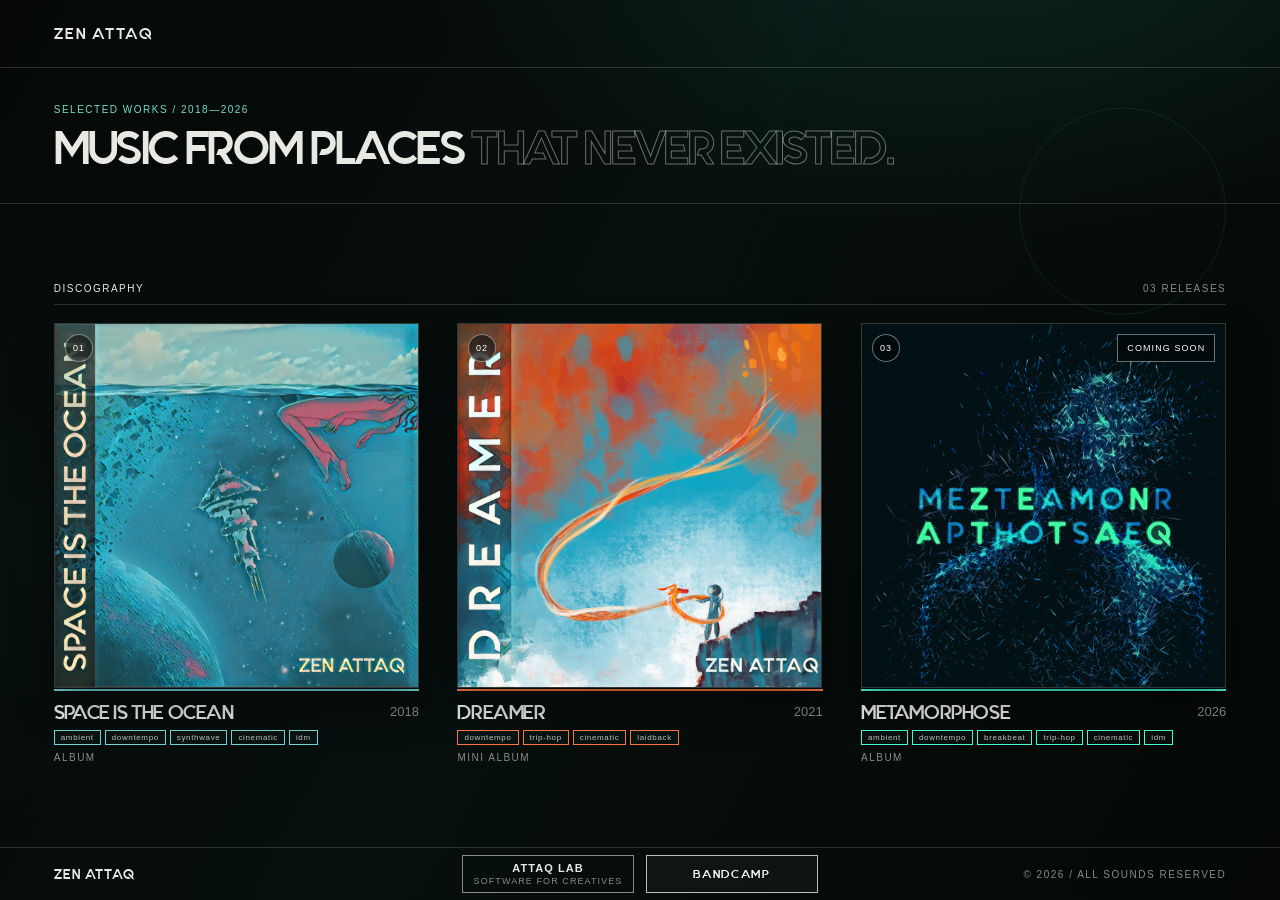
<file: index.html>
<!doctype html>
<html lang="en">
  <head>
    <meta charset="UTF-8" />
    <meta name="viewport" content="width=device-width, initial-scale=1.0" />
    <meta
      name="description"
      content="ZEN ATTAQ — music, albums and original soundtracks."
    />
    <meta name="theme-color" content="#060908" />
    <title>ZEN ATTAQ — Discography</title>
    <link rel="icon" href="assets/favicon-a.svg?v=2" type="image/svg+xml" />
    <link rel="stylesheet" href="styles.css?v=20260715-4" />
    <script src="script.js?v=20260723-5" defer></script>
  </head>
  <body>
    <div class="grain" aria-hidden="true"></div>
    <header class="site-header">
      <a class="identity" href="#top" aria-label="ZEN ATTAQ — home">
        <span class="identity__name title-font">ZEN ATTAQ</span>
      </a>

    </header>

    <main id="top">
      <section class="intro" aria-labelledby="page-title">
        <p class="eyebrow">Selected works / 2018—2026</p>
        <h1 id="page-title" class="title-font">Music from places <span>that never existed.</span></h1>
      </section>

      <section class="releases" id="releases" aria-labelledby="releases-title">
        <div class="section-heading">
          <h2 id="releases-title">Discography</h2>
          <p>03 releases</p>
        </div>

        <div class="release-grid">
          <a
            class="release-card"
            href="releases/space-is-the-ocean"
            style="--accent: #70d7dc"
            aria-label="Space Is the Ocean, 2018"
          >
            <figure class="release-card__art" data-tilt-card>
              <img
                src="assets/covers/space-is-the-ocean.jpg"
                alt="Space Is the Ocean album cover"
                width="1600"
                height="1600"
              />
              <span class="release-card__index">01</span>
              <span class="release-card__open" aria-hidden="true">↗</span>
            </figure>
            <div class="release-card__info">
              <div>
                <h3 class="title-font">Space Is the Ocean</h3>
                <ul class="genre-tags" aria-label="Genres">
                  <li>ambient</li><li>downtempo</li><li>synthwave</li><li>cinematic</li><li>idm</li>
                </ul>
                <p>Album</p>
              </div>
              <time datetime="2018">2018</time>
            </div>
          </a>

          <a
            class="release-card"
            href="releases/dreamer"
            style="--accent: #ff7a44"
            aria-label="Dreamer, 2021"
          >
            <figure class="release-card__art" data-tilt-card>
              <img
                src="assets/covers/dreamer.jpg"
                alt="Dreamer album cover"
                width="1600"
                height="1600"
              />
              <span class="release-card__index">02</span>
              <span class="release-card__open" aria-hidden="true">↗</span>
            </figure>
            <div class="release-card__info">
              <div>
                <h3 class="title-font">Dreamer</h3>
                <ul class="genre-tags" aria-label="Genres">
                  <li>downtempo</li><li>trip-hop</li><li>cinematic</li><li>laidback</li>
                </ul>
                <p>Mini album</p>
              </div>
              <time datetime="2021">2021</time>
            </div>
          </a>

          <a
            class="release-card release-card--upcoming"
            href="releases/metamorphose"
            style="--accent: #43ffd5"
            aria-label="Metamorphose, coming soon in 2026"
          >
            <figure class="release-card__art" data-tilt-card>
              <img
                src="assets/covers/metamorphose.png"
                alt="Metamorphose album cover"
                width="1600"
                height="1600"
              />
              <span class="release-card__index">03</span>
              <span class="release-card__open" aria-hidden="true">↗</span>
              <span class="release-card__status">Coming soon</span>
            </figure>
            <div class="release-card__info">
              <div>
                <h3 class="title-font">Metamorphose</h3>
                <ul class="genre-tags" aria-label="Genres">
                  <li>ambient</li><li>downtempo</li><li>breakbeat</li><li>trip-hop</li><li>cinematic</li><li>idm</li>
                </ul>
                <p>Album</p>
              </div>
              <time datetime="2026">2026</time>
            </div>
          </a>

        </div>
      </section>
    </main>

    <footer class="site-footer">
      <p class="title-font">ZEN ATTAQ</p>
      <p>© <span data-current-year>2026</span> / All sounds reserved</p>
      <a class="site-footer__lab" href="https://attaqlab.com" target="_blank" rel="noreferrer">
        <strong>ATTAQ LAB</strong>
        <span>Software for creatives</span>
      </a>
      <a class="site-footer__bandcamp" href="https://zenattaq.bandcamp.com/music" target="_blank" rel="noreferrer">
        <span>Bandcamp</span>
      </a>
    </footer>
  </body>
</html>
</file>
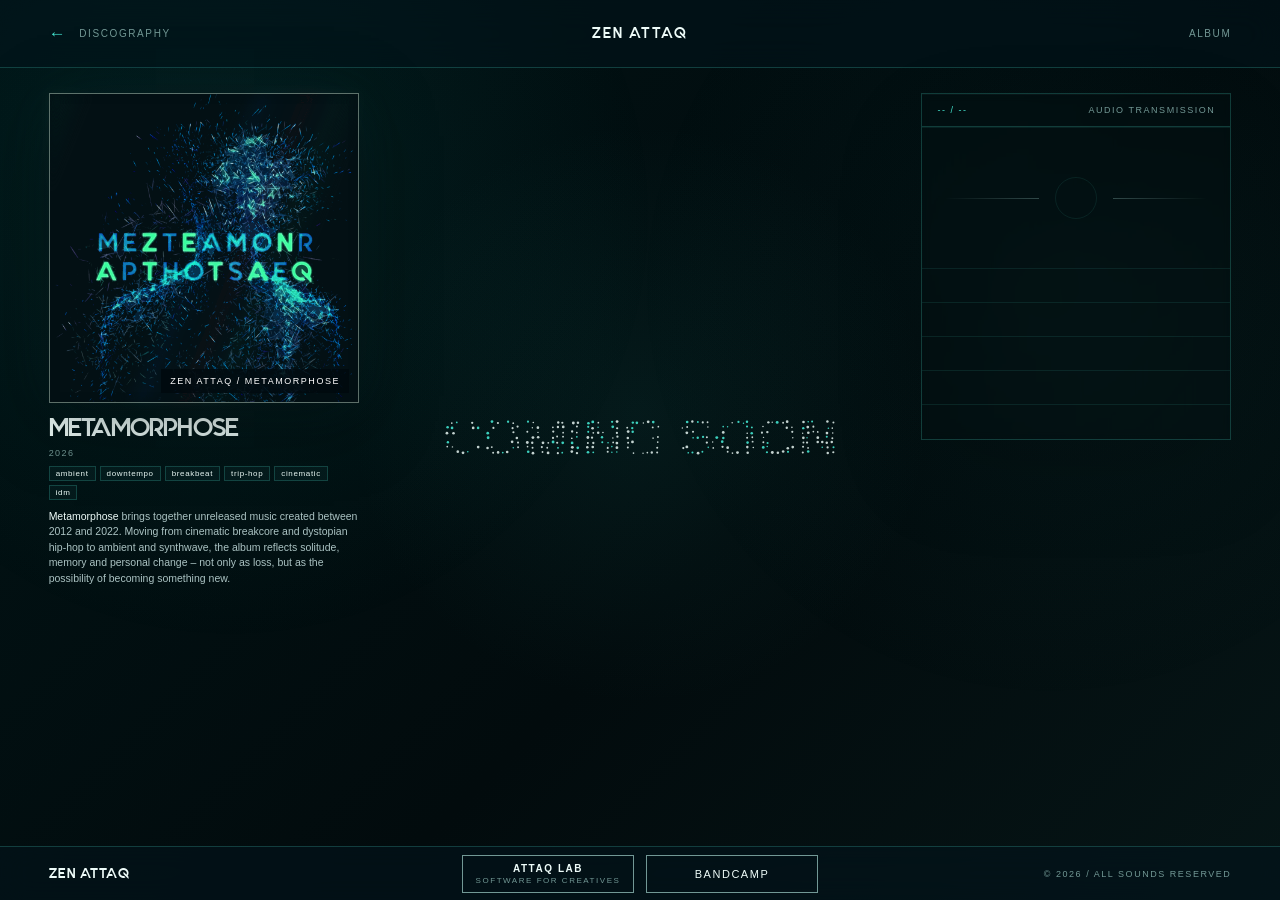
<file: releases/metamorphose-coming-soon-backup.html>
<!doctype html>
<html lang="en">
  <head>
    <meta charset="UTF-8" />
    <meta name="viewport" content="width=device-width, initial-scale=1.0" />
    <meta name="description" content="Metamorphose — an upcoming album by ZEN ATTAQ." />
    <meta name="theme-color" content="#021416" />
    <title>Metamorphose — ZEN ATTAQ</title>
    <link rel="icon" href="../assets/favicon-a.svg?v=2" type="image/svg+xml" />
    <link rel="stylesheet" href="metamorphose-coming-soon-backup.css?v=20260715-4" />
    <script src="metamorphose-coming-soon-backup.js?v=20260715-4" defer></script>
  </head>
  <body>
    <canvas class="coming-soon-particles" data-coming-soon aria-hidden="true"></canvas>
    <div class="atmosphere" aria-hidden="true"></div>
    <div class="grain" aria-hidden="true"></div>

    <header class="album-header">
      <a class="back-link" href="../index.html" aria-label="Back to discography">
        <span aria-hidden="true">←</span><span>Discography</span>
      </a>
      <a class="identity title-font" href="../index.html">ZEN ATTAQ</a>
      <p>Album</p>
    </header>

    <main class="album-layout">
      <section class="player-panel player-panel--empty" aria-label="Audio player — coming soon">
        <div class="panel-kicker"><span>-- / --</span><span>Audio transmission</span></div>
        <div class="empty-player" aria-hidden="true">
          <div class="empty-player__line"></div>
          <div class="empty-player__disc"></div>
          <div class="empty-player__line empty-player__line--short"></div>
        </div>
        <div class="empty-tracklist" aria-hidden="true">
          <span></span><span></span><span></span><span></span><span></span>
        </div>
      </section>

      <aside class="album-details" aria-label="Metamorphose artwork">
        <figure class="album-cover" data-album-cover-tilt>
          <img src="../assets/covers/metamorphose.png" alt="Metamorphose album cover" width="1600" height="1600" />
          <figcaption>ZEN ATTAQ / METAMORPHOSE</figcaption>
        </figure>

        <div class="album-copy metamorphose-copy">
          <h2 class="title-font">Metamorphose</h2>
          <time class="album-year" datetime="2026">2026</time>
          <ul class="genre-tags" aria-label="Genres">
            <li>ambient</li><li>downtempo</li><li>breakbeat</li><li>trip-hop</li><li>cinematic</li><li>idm</li>
          </ul>
          <p class="album-copy__description">
            <strong>Metamorphose</strong> brings together unreleased music created between 2012 and 2022. Moving
            from cinematic breakcore and dystopian hip-hop to ambient and synthwave, the album reflects solitude,
            memory and personal change – not only as loss, but as the possibility of becoming something new.
          </p>
        </div>
      </aside>
    </main>

    <footer class="album-footer">
      <p class="title-font">ZEN ATTAQ</p>
      <p>© <span data-current-year>2026</span> / All sounds reserved</p>
      <a class="album-footer__lab" href="https://attaqlab.com" target="_blank" rel="noreferrer">
        <strong>ATTAQ LAB</strong><span>Software for creatives</span>
      </a>
      <a class="album-footer__bandcamp" href="https://zenattaq.bandcamp.com/music" target="_blank" rel="noreferrer">
        <span>Bandcamp</span>
      </a>
    </footer>
  </body>
</html>
</file>
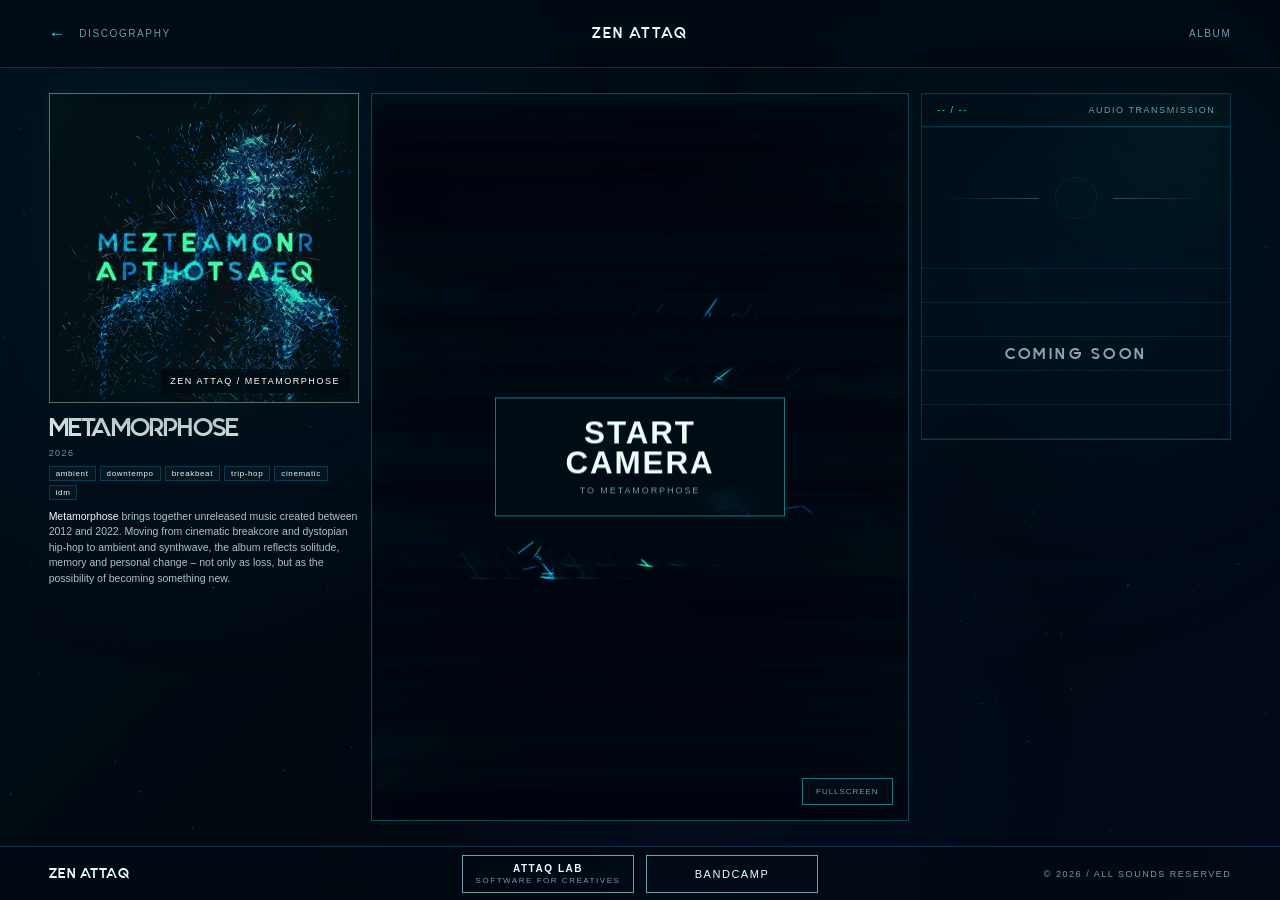
<file: releases/metamorphose.html>
<!doctype html>
<html lang="en">
  <head>
    <meta charset="UTF-8" />
    <meta name="viewport" content="width=device-width, initial-scale=1.0" />
    <meta name="description" content="Metamorphose — an upcoming album by ZEN ATTAQ." />
    <meta name="theme-color" content="#00151b" />
    <title>Metamorphose — ZEN ATTAQ</title>
    <link rel="icon" href="../assets/favicon-a.svg?v=2" type="image/svg+xml" />
    <link rel="preconnect" href="https://cdn.jsdelivr.net" crossorigin />
    <link rel="preconnect" href="https://storage.googleapis.com" crossorigin />
    <link rel="stylesheet" href="metamorphose.css?v=20260723-18" />
    <script src="metamorphose.js?v=20260723-19" defer></script>
  </head>
  <body>
    <canvas class="metamorph-page-particles" data-page-particles aria-hidden="true"></canvas>
    <div class="atmosphere" aria-hidden="true"></div>
    <div class="grain" aria-hidden="true"></div>

    <header class="album-header">
      <a class="back-link" href="../" aria-label="Back to discography">
        <span aria-hidden="true">←</span><span>Discography</span>
      </a>
      <a class="identity title-font" href="../">ZEN ATTAQ</a>
      <p>Album</p>
    </header>

    <main class="album-layout">
      <section class="metamorph-vision" data-vision-stage aria-label="Interactive ATTAQ Motion visualization">
        <canvas class="metamorph-vision__canvas" data-vision-canvas aria-hidden="true"></canvas>
        <video data-vision-video playsinline muted hidden></video>
        <button class="metamorph-vision__start" type="button" data-start-camera>
          <strong>Start camera</strong>
          <span>to metamorphose</span>
        </button>
        <p class="metamorph-vision__status" data-camera-status aria-live="polite"></p>
        <button class="metamorph-vision__stop" type="button" data-stop-camera hidden>Stop camera</button>
        <button class="metamorph-vision__switch" type="button" data-switch-camera hidden>Rear camera</button>
        <button class="metamorph-vision__fullscreen" type="button" data-toggle-fullscreen>Fullscreen</button>
      </section>
      <section class="player-panel player-panel--empty" aria-label="Audio player — coming soon">
        <div class="panel-kicker"><span>-- / --</span><span>Audio transmission</span></div>
        <div class="empty-player" aria-hidden="true">
          <div class="empty-player__line"></div>
          <div class="empty-player__disc"></div>
          <div class="empty-player__line empty-player__line--short"></div>
        </div>
        <div class="empty-tracklist" aria-hidden="true">
          <span></span><span></span><span></span><span></span><span></span>
          <strong class="empty-tracklist__message title-font">Coming soon</strong>
        </div>
      </section>

      <aside class="album-details" aria-label="Metamorphose artwork">
        <figure class="album-cover" data-album-cover-tilt>
          <img src="../assets/covers/metamorphose.png" alt="Metamorphose album cover" width="1600" height="1600" />
          <figcaption>ZEN ATTAQ / METAMORPHOSE</figcaption>
        </figure>

        <div class="album-copy metamorphose-copy">
          <h2 class="title-font">Metamorphose</h2>
          <time class="album-year" datetime="2026">2026</time>
          <ul class="genre-tags" aria-label="Genres">
            <li>ambient</li><li>downtempo</li><li>breakbeat</li><li>trip-hop</li><li>cinematic</li><li>idm</li>
          </ul>
          <p class="album-copy__description">
            <strong>Metamorphose</strong> brings together unreleased music created between 2012 and 2022. Moving
            from cinematic breakcore and dystopian hip-hop to ambient and synthwave, the album reflects solitude,
            memory and personal change – not only as loss, but as the possibility of becoming something new.
          </p>
        </div>
      </aside>
    </main>

    <footer class="album-footer">
      <p class="title-font">ZEN ATTAQ</p>
      <p>© <span data-current-year>2026</span> / All sounds reserved</p>
      <a class="album-footer__lab" href="https://attaqlab.com" target="_blank" rel="noreferrer">
        <strong>ATTAQ LAB</strong><span>Software for creatives</span>
      </a>
      <a class="album-footer__bandcamp" href="https://zenattaq.bandcamp.com/music" target="_blank" rel="noreferrer">
        <span>Bandcamp</span>
      </a>
    </footer>
  </body>
</html>
</file>
<file: styles.css>
@font-face {
  font-family: "Quantify";
  src: url("assets/fonts/Quantify-Bold-v2.6.ttf") format("truetype");
  font-display: swap;
  font-style: normal;
  font-weight: 700;
}

:root {
  --bg: #060908;
  --surface: #0b0f0e;
  --text: #e8e9e3;
  --muted: #858c87;
  --line: rgba(232, 233, 227, 0.17);
  --page-pad: clamp(20px, 4.2vw, 76px);
  --title-font: "Quantify", "Arial Narrow", "Helvetica Neue", Arial, sans-serif;
}

* {
  box-sizing: border-box;
}

html {
  scroll-behavior: smooth;
}

body {
  position: relative;
  display: flex;
  min-width: 320px;
  min-height: 100svh;
  margin: 0;
  overflow-x: hidden;
  flex-direction: column;
  color: var(--text);
  background:
    radial-gradient(ellipse 72% 52% at 79% -8%, rgba(39, 128, 111, 0.18), transparent 66%),
    radial-gradient(ellipse 55% 48% at -8% 58%, rgba(18, 76, 69, 0.11), transparent 72%),
    linear-gradient(118deg, #050807 0%, #07100e 46%, #040706 100%);
  font-family: Inter, "Helvetica Neue", Arial, sans-serif;
  -webkit-font-smoothing: antialiased;
}

body::after {
  position: fixed;
  z-index: 0;
  inset: 0;
  content: "";
  pointer-events: none;
}

body::after {
  opacity: 0.42;
  background:
    linear-gradient(112deg, transparent 0 46%, rgba(111, 255, 222, 0.025) 50%, transparent 54%),
    repeating-linear-gradient(90deg, transparent 0 119px, rgba(255, 255, 255, 0.014) 120px),
    repeating-linear-gradient(0deg, transparent 0 119px, rgba(255, 255, 255, 0.01) 120px);
  -webkit-mask-image: linear-gradient(to bottom, #000, transparent 88%);
  mask-image: linear-gradient(to bottom, #000, transparent 88%);
}

.site-header,
main,
.site-footer {
  position: relative;
  z-index: 1;
}

a {
  color: inherit;
  text-decoration: none;
}

.title-font {
  font-family: var(--title-font);
  font-weight: 700;
  text-transform: uppercase;
}

.grain {
  position: fixed;
  z-index: 10;
  inset: 0;
  pointer-events: none;
  opacity: 0.022;
  background-image: url("data:image/svg+xml,%3Csvg viewBox='0 0 512 512' xmlns='http://www.w3.org/2000/svg'%3E%3Cfilter id='n'%3E%3CfeTurbulence type='fractalNoise' baseFrequency='.72' numOctaves='4' seed='11' stitchTiles='stitch'/%3E%3C/filter%3E%3Crect width='100%25' height='100%25' filter='url(%23n)' opacity='.7'/%3E%3C/svg%3E");
  background-size: 512px 512px;
  mix-blend-mode: soft-light;
}

.site-header {
  display: flex;
  align-items: center;
  justify-content: space-between;
  min-height: 68px;
  padding: 0 var(--page-pad);
  border-bottom: 1px solid var(--line);
}

.identity {
  display: inline-flex;
  align-items: center;
}

.identity__name {
  font-size: 16px;
  letter-spacing: 0.12em;
}

.header-meta {
  display: flex;
  align-items: center;
  gap: 13px;
  color: var(--muted);
  font-size: 10px;
  letter-spacing: 0.13em;
  text-transform: uppercase;
}

.header-meta__light {
  width: 5px;
  height: 5px;
  border-radius: 50%;
  background: #4fffcf;
  box-shadow: 0 0 11px #4fffcf;
}

main {
  display: flex;
  flex: 1;
  flex-direction: column;
}

.intro {
  position: relative;
  display: grid;
  padding: clamp(24px, 4vh, 45px) var(--page-pad) clamp(22px, 3.4vh, 38px);
  grid-template-columns: minmax(0, 1fr);
  align-items: end;
  gap: 10px;
  border-bottom: 1px solid var(--line);
}

.intro::after {
  position: absolute;
  right: var(--page-pad);
  bottom: 0;
  width: min(16vw, 210px);
  height: min(16vw, 210px);
  border: 1px solid rgba(100, 255, 223, 0.09);
  border-radius: 50%;
  content: "";
  transform: translateY(54%);
}

.eyebrow,
.section-heading,
.release-card__info p,
.site-footer {
  font-size: 10px;
  letter-spacing: 0.15em;
  text-transform: uppercase;
}

.eyebrow {
  grid-column: 1 / -1;
  margin: 0 0 3px;
  color: #73dec7;
}

.intro h1 {
  position: relative;
  z-index: 1;
  max-width: none;
  margin: 0;
  font-size: clamp(28px, 3.65vw, 68px);
  line-height: 0.94;
  letter-spacing: -0.035em;
  white-space: nowrap;
}

.intro h1 span {
  color: transparent;
  -webkit-text-stroke: 1px rgba(232, 233, 227, 0.44);
}

.intro__copy {
  max-width: 310px;
  margin: 0 0 3px;
  text-align: right;
  color: var(--muted);
  font-size: clamp(13px, 1.2vw, 16px);
  line-height: 1.55;
}

.releases {
  display: flex;
  padding: clamp(18px, 2.6vh, 28px) var(--page-pad) clamp(20px, 3vh, 34px);
  flex: 1;
  flex-direction: column;
  justify-content: center;
}

.section-heading {
  display: flex;
  align-items: center;
  justify-content: space-between;
  margin-bottom: clamp(14px, 2vh, 22px);
  padding-bottom: 10px;
  border-bottom: 1px solid var(--line);
  color: var(--muted);
}

.section-heading h2,
.section-heading p {
  margin: 0;
  font: inherit;
}

.section-heading h2 {
  color: var(--text);
}

.release-grid {
  display: grid;
  width: min(1320px, 100%);
  margin-inline: auto;
  grid-template-columns: repeat(3, minmax(0, 1fr));
  gap: clamp(24px, 3vw, 46px);
}

.release-card {
  display: block;
  min-width: 0;
  outline-offset: 7px;
  perspective: 760px;
}

.release-card__art {
  --tilt-x: 0deg;
  --tilt-y: 0deg;
  --card-scale: 1;
  --shadow-x: 0px;
  --shadow-y: 18px;
  --foil-shift-x: 50%;
  --foil-shift-y: 50%;
  --foil-angle: 112deg;
  position: relative;
  aspect-ratio: 1;
  margin: 0;
  overflow: hidden;
  border: 1px solid rgba(255, 255, 255, 0.16);
  background: var(--surface);
  box-shadow:
    var(--shadow-x) var(--shadow-y) 38px rgba(0, 0, 0, 0.38),
    inset 0 1px 0 rgba(255, 255, 255, 0.18),
    inset 0 -5px 12px rgba(0, 0, 0, 0.14);
  transform: rotateX(var(--tilt-x)) rotateY(var(--tilt-y)) scale(var(--card-scale));
  transform-origin: center;
  transform-style: preserve-3d;
  transition: transform 160ms ease-out, box-shadow 160ms ease-out;
  will-change: transform;
}

.release-card__art::before,
.release-card__art::after {
  position: absolute;
  inset: 0;
  opacity: 0;
  content: "";
  pointer-events: none;
  transition: opacity 220ms ease;
}

.release-card__art::before {
  z-index: 4;
  inset: -18%;
  background:
    repeating-linear-gradient(
      var(--foil-angle),
      transparent 0 8%,
      rgba(75, 226, 255, 0.22) 11%,
      rgba(187, 92, 255, 0.2) 15%,
      rgba(255, 90, 170, 0.18) 18%,
      rgba(255, 222, 82, 0.18) 22%,
      rgba(73, 255, 190, 0.22) 26%,
      transparent 31% 39%
    );
  background-size: 165% 165%;
  background-position: var(--foil-shift-x) var(--foil-shift-y);
  filter: blur(7px) saturate(1.45);
  mix-blend-mode: color-dodge;
  transform: translateZ(1px);
}

.release-card__art::after {
  z-index: 5;
  border: 1px solid rgba(255, 255, 255, 0.13);
  box-shadow: inset 0 0 70px rgba(0, 0, 0, 0.08);
  background: linear-gradient(
    var(--foil-angle),
    transparent 18%,
    rgba(255, 255, 255, 0.05) 38%,
    rgba(255, 255, 255, 0.14) 50%,
    rgba(111, 255, 222, 0.05) 62%,
    transparent 82%
  );
  mix-blend-mode: screen;
}

.release-card__art img {
  display: block;
  width: 100%;
  height: 100%;
  object-fit: cover;
  transition: filter 350ms ease;
}

.release-card__index,
.release-card__open,
.release-card__status {
  position: absolute;
  z-index: 10;
  display: grid;
  place-items: center;
  border: 1px solid rgba(255, 255, 255, 0.42);
  color: #fff;
  background: rgba(3, 6, 6, 0.58);
  backdrop-filter: blur(9px);
  font-size: 9px;
  letter-spacing: 0.12em;
  text-transform: uppercase;
}

.release-card__index {
  top: 10px;
  left: 10px;
  width: 28px;
  height: 28px;
  border-radius: 50%;
}

.release-card__open {
  right: 10px;
  bottom: 10px;
  width: 38px;
  height: 38px;
  border-radius: 50%;
  font-size: 17px;
  opacity: 0;
  transform: translateY(8px) rotate(-20deg);
  transition: opacity 250ms ease, transform 350ms ease, background 250ms ease;
}

.release-card__status {
  top: 10px;
  right: 10px;
  height: 28px;
  padding: 0 9px;
}

.release-card__info {
  display: flex;
  align-items: flex-start;
  justify-content: space-between;
  gap: 16px;
  padding-top: 13px;
  border-top: 2px solid var(--accent);
}

.release-card__info h3 {
  margin: 0;
  font-size: clamp(15px, 1.55vw, 26px);
  line-height: 1;
  letter-spacing: -0.02em;
}

.release-card__info p {
  margin: 7px 0 0;
  color: var(--muted);
}

.release-card__info time {
  color: var(--muted);
  font-size: 13px;
  font-variant-numeric: tabular-nums;
}

.release-card:hover .release-card__art img,
.release-card:focus-visible .release-card__art img {
  filter: saturate(1.08) contrast(1.04);
}

.release-card:hover .release-card__art {
  --card-scale: 1.018;
}

.release-card:hover .release-card__art::before,
.release-card:focus-visible .release-card__art::before {
  opacity: 0.58;
}

.genre-tags {
  display: flex;
  margin: 7px 0 0;
  padding: 0;
  flex-wrap: wrap;
  gap: 4px;
  list-style: none;
}

.genre-tags li {
  padding: 3px 6px 2px;
  border: 1px solid var(--accent);
  color: #b9c8c3;
  background: rgba(255, 255, 255, 0.025);
  font-size: 8px;
  line-height: 1;
  letter-spacing: 0.08em;
  text-transform: lowercase;
}

.release-card:hover .release-card__art::after,
.release-card:focus-visible .release-card__art::after {
  opacity: 0.66;
}

.release-card:hover .release-card__open,
.release-card:focus-visible .release-card__open {
  opacity: 1;
  background: color-mix(in srgb, var(--accent) 68%, #080b0a);
  transform: translateY(0) rotate(0);
}

.soundtrack-art {
  background: #090807;
}

.site-footer {
  display: grid;
  align-items: center;
  grid-template-columns: minmax(0, 1fr) auto auto minmax(0, 1fr);
  gap: 12px;
  min-height: 52px;
  padding: 7px var(--page-pad);
  border-top: 1px solid var(--line);
  color: var(--muted);
}

.site-footer > .title-font { grid-column: 1; justify-self: start; order: 1; }
.site-footer > p:nth-of-type(2) { grid-column: 4; justify-self: end; order: 4; text-align: right; }
.site-footer__lab { grid-column: 2; order: 2; }
.site-footer__bandcamp { grid-column: 3; order: 3; }

.site-footer__bandcamp {
  position: relative;
  display: grid;
  width: 172px;
  height: 38px;
  overflow: hidden;
  flex: 0 0 auto;
  place-items: center;
  border: 1px solid rgba(255, 255, 255, 0.72);
  color: #fff;
  background: rgba(255, 255, 255, 0.035);
  font-family: var(--title-font);
  font-size: 12px;
  letter-spacing: 0.14em;
  transition: color 180ms ease, background 180ms ease, border-color 180ms ease;
}

.site-footer__bandcamp span {
  position: relative;
  z-index: 1;
  pointer-events: none;
}

.site-footer__bandcamp:hover {
  border-color: #fff;
  color: #06100d;
  background: #fff;
}

.site-footer p {
  margin: 0;
}

.site-footer__lab {
  display: grid;
  width: 172px;
  height: 38px;
  place-content: center;
  gap: 2px;
  border: 1px solid var(--muted);
  color: var(--muted);
  font-size: 9px;
  letter-spacing: 0.12em;
  text-align: center;
  text-transform: uppercase;
  transition: color 180ms ease, background 180ms ease, border-color 180ms ease;
}

.site-footer__lab strong { color: var(--text); font-size: 11px; font-weight: 600; }
.site-footer__lab:hover { border-color: #fff; color: #06100d; background: #fff; }
.site-footer__lab:hover strong { color: #06100d; }

.site-footer .title-font {
  color: var(--text);
  font-size: 14px;
  letter-spacing: 0.08em;
}

@media (max-width: 980px) {
  .release-grid {
    grid-template-columns: repeat(2, minmax(0, 1fr));
  }
}

@media (max-width: 760px) {
  .site-header {
    min-height: 82px;
  }

  .header-meta {
    display: none;
  }

  .intro {
    display: block;
    padding-block: 38px;
  }

  .intro h1 {
    margin-top: 18px;
    line-height: 0.92;
    white-space: normal;
  }

  .intro__copy {
    margin-top: 22px;
    text-align: left;
  }

  .release-grid {
    grid-template-columns: 1fr;
  }

  .release-card__info h3 {
    font-size: clamp(25px, 7vw, 36px);
  }

  .release-card__open {
    opacity: 1;
    transform: none;
  }

  .site-footer {
    display: flex;
    align-items: flex-start;
    flex-direction: column;
    justify-content: center;
    gap: 25px;
  }

  .site-footer__bandcamp {
    width: 172px;
    align-self: flex-start;
  }
}

@media (min-width: 761px) and (max-width: 1050px) {
  .intro h1 { font-size: 3.2vw; }
}

@media (min-width: 981px) and (max-height: 720px) {
  .intro {
    padding-block: 18px;
  }

  .intro h1 {
    font-size: clamp(28px, 3.5vw, 52px);
  }

  .releases {
    padding-block: 14px 18px;
  }

  .section-heading {
    margin-bottom: 12px;
  }

  .release-card__info p {
    display: none;
  }
}

@media (prefers-reduced-motion: reduce) {
  html {
    scroll-behavior: auto;
  }

  *,
  *::before,
  *::after {
    scroll-behavior: auto !important;
    animation-duration: 0.01ms !important;
    animation-iteration-count: 1 !important;
    transition-duration: 0.01ms !important;
  }
}
</file>
<file: releases/metamorphose-coming-soon-backup.css>
@import url("space-is-the-ocean.css?v=20260715-4");

:root {
  --bg: #011113;
  --panel: rgba(2, 22, 24, 0.12);
  --panel-strong: rgba(2, 28, 30, 0.16);
  --text: #eefcf9;
  --muted: #729895;
  --cyan: #20cbb9;
  --aqua: #43e4cf;
  --coral: #31b6aa;
  --pink: #7cebd9;
  --foam: #effffb;
  --line: rgba(75, 224, 205, 0.22);
}

body {
  background:
    radial-gradient(circle at 50% 46%, rgba(23, 115, 110, 0.13), transparent 36%),
    linear-gradient(135deg, #011416, #020b0d 58%, #061516);
}

.atmosphere {
  background:
    radial-gradient(circle at 18% 24%, rgba(27, 148, 139, 0.1), transparent 34%),
    radial-gradient(circle at 82% 32%, rgba(37, 112, 111, 0.08), transparent 34%);
}

.coming-soon-particles {
  position: fixed;
  inset: 0;
  z-index: 2;
  width: 100%;
  height: 100%;
  pointer-events: none;
}

.player-panel {
  background: rgba(2, 18, 20, 0.08);
  backdrop-filter: blur(4px);
}

.player-panel--empty { min-height: 310px; }

.empty-player {
  display: grid;
  grid-template-columns: 1fr 42px 1fr;
  align-items: center;
  gap: 16px;
  min-height: 142px;
  padding: 28px 22px;
  border-top: 1px solid var(--line);
  border-bottom: 1px solid var(--line);
  opacity: 0.42;
}

.empty-player__line { height: 1px; background: linear-gradient(90deg, transparent, var(--muted)); }
.empty-player__line--short { background: linear-gradient(90deg, var(--muted), transparent); }
.empty-player__disc { width: 42px; height: 42px; border: 1px solid var(--line); border-radius: 50%; }

.empty-tracklist { display: grid; }
.empty-tracklist span { display: block; min-height: 34px; border-bottom: 1px solid rgba(75, 224, 205, 0.1); }
.empty-tracklist span:last-child { border-bottom: 0; }

.album-details { align-content: start; }
.album-cover::after { opacity: 0.32; }
.metamorphose-copy h2 { font-size: clamp(25px, 2vw, 34px); }
.metamorphose-copy .album-copy__description { margin-top: 9px; font-size: clamp(10.5px, 0.76vw, 12.5px); line-height: 1.48; }

.album-footer__lab {
  display: grid;
  text-align: center;
}
.album-footer__lab strong { color: var(--text); font-size: 10px; font-weight: 600; }
.album-footer__lab span { font-size: 8px; }

@media (max-width: 920px) {
  .coming-soon-particles { display: none; }
  .player-panel--empty { min-height: 250px; }
}
</file>
<file: releases/metamorphose.css>
@import url("space-is-the-ocean.css?v=20260715-4");

:root {
  --bg: #00151b;
  --panel: rgba(0, 20, 29, 0.13);
  --panel-strong: rgba(0, 27, 38, 0.18);
  --text: #eafffb;
  --muted: #6e9eaa;
  --cyan: #059de8;
  --aqua: #20e5d7;
  --coral: #146bd3;
  --pink: #58ffc0;
  --foam: #e8fffb;
  --line: rgba(19, 186, 225, 0.24);
}

body {
  background:
    radial-gradient(circle at 52% 44%, rgba(0, 78, 164, 0.14), transparent 38%),
    radial-gradient(circle at 88% 22%, rgba(0, 144, 214, 0.045), transparent 28%),
    linear-gradient(135deg, #000e17, #00080f 58%, #020a1b);
}

.atmosphere {
  background:
    radial-gradient(circle at 16% 26%, rgba(0, 111, 210, 0.1), transparent 35%),
    radial-gradient(circle at 82% 30%, rgba(0, 153, 225, 0.055), transparent 33%),
    radial-gradient(circle at 54% 82%, rgba(30, 57, 166, 0.09), transparent 38%);
}

.album-header,
.album-footer { background: rgba(0, 10, 18, 0.72); }

.metamorph-page-particles {
  position: fixed;
  z-index: 2;
  inset: 0;
  width: 100%;
  height: 100%;
  pointer-events: none;
  mix-blend-mode: screen;
}

.album-layout {
  grid-template-columns: minmax(250px, 310px) minmax(0, 1fr) minmax(250px, 310px);
  column-gap: clamp(10px, 1vw, 18px);
}

.metamorph-vision {
  position: relative;
  grid-column: 2;
  grid-row: 1;
  align-self: stretch;
  min-width: 0;
  min-height: 360px;
  overflow: hidden;
  isolation: isolate;
  border: 1px solid rgba(42, 188, 219, 0.32);
  background:
    radial-gradient(circle at 58% 34%, rgba(21, 115, 173, 0.17), transparent 42%),
    radial-gradient(circle at 38% 68%, rgba(35, 232, 203, 0.07), transparent 40%),
    #00151b;
}

.metamorph-vision__canvas {
  position: absolute;
  inset: 0;
  width: 100%;
  height: 100%;
}

.metamorph-vision__start,
.metamorph-vision__stop,
.metamorph-vision__switch,
.metamorph-vision__fullscreen {
  position: absolute;
  z-index: 2;
  border: 1px solid rgba(37, 218, 231, 0.54);
  color: var(--text);
  background: rgba(0, 15, 23, 0.6);
  font: inherit;
  letter-spacing: 0.12em;
  text-transform: uppercase;
  cursor: pointer;
  backdrop-filter: blur(8px);
  transition: color 180ms ease, border-color 180ms ease, background 180ms ease, transform 180ms ease;
}

.metamorph-vision__start {
  top: 50%;
  left: 50%;
  display: grid;
  min-width: min(290px, 74%);
  min-height: 104px;
  padding: 20px 30px;
  place-content: center;
  gap: 7px;
  transform: translate(-50%, -50%);
}

.metamorph-vision__start strong {
  font-family: Arial, Helvetica, sans-serif;
  font-size: clamp(24px, 2.45vw, 42px);
  font-weight: 700;
  line-height: 0.96;
}

.metamorph-vision__start span { color: var(--muted); font-size: 9px; }
.metamorph-vision__start:hover { border-color: var(--foam); color: #021113; background: var(--foam); }
.metamorph-vision__start:hover span { color: #176978; }

.metamorph-vision__stop {
  bottom: 15px;
  left: 50%;
  padding: 8px 13px;
  color: var(--muted);
  font-size: 8px;
  transform: translateX(-50%);
}

.metamorph-vision__stop:hover { border-color: var(--foam); color: var(--foam); }
.metamorph-vision__switch {
  display: none;
  bottom: 15px;
  left: 50%;
  padding: 8px 13px;
  color: var(--muted);
  font-size: 8px;
  transform: translateX(-50%);
}
.metamorph-vision__switch:hover { border-color: var(--foam); color: var(--foam); }
.metamorph-vision__fullscreen {
  right: 15px;
  bottom: 15px;
  padding: 8px 13px;
  color: var(--muted);
  font-size: 8px;
}
.metamorph-vision__fullscreen:hover { border-color: var(--foam); color: var(--foam); }
.metamorph-vision__start[hidden],
.metamorph-vision__stop[hidden],
.metamorph-vision__switch[hidden] { display: none; }

.metamorph-vision:fullscreen {
  width: 100vw;
  height: 100dvh;
  min-height: 100dvh;
  border: 0;
}

.metamorph-vision.is-fallback-fullscreen {
  position: fixed;
  z-index: 20;
  inset: 0;
  width: 100vw;
  height: 100svh;
  min-height: 100svh;
  margin: 0;
  border: 0;
}

body.vision-fullscreen-lock { overflow: hidden; }

body.vision-fullscreen-lock .album-header,
body.vision-fullscreen-lock .album-footer,
body.vision-fullscreen-lock .album-details,
body.vision-fullscreen-lock .player-panel,
body.vision-fullscreen-lock .metamorph-page-particles,
body.vision-fullscreen-lock .atmosphere,
body.vision-fullscreen-lock .grain {
  display: none !important;
}

body.vision-fullscreen-lock .album-layout {
  position: fixed;
  z-index: 9999;
  inset: 0;
  display: block;
  width: 100vw;
  height: 100dvh;
  min-height: 0;
  margin: 0;
  padding: 0;
  background: #00151b;
}

body.vision-fullscreen-lock .metamorph-vision {
  position: absolute;
  inset: 0;
  width: 100%;
  height: 100%;
  min-height: 0;
  margin: 0;
  border: 0;
}

.metamorph-vision:fullscreen .metamorph-vision__start,
.metamorph-vision:fullscreen .metamorph-vision__stop,
.metamorph-vision:fullscreen .metamorph-vision__status,
.metamorph-vision.is-fallback-fullscreen .metamorph-vision__start,
.metamorph-vision.is-fallback-fullscreen .metamorph-vision__stop,
.metamorph-vision.is-fallback-fullscreen .metamorph-vision__status {
  display: none !important;
}

.metamorph-vision:fullscreen .metamorph-vision__fullscreen,
.metamorph-vision.is-fallback-fullscreen .metamorph-vision__fullscreen {
  position: fixed;
  z-index: 10001;
  right: max(14px, env(safe-area-inset-right));
  bottom: max(14px, env(safe-area-inset-bottom));
  color: var(--foam);
  background: rgba(0, 10, 18, 0.72);
}

.metamorph-vision:fullscreen .metamorph-vision__switch:not([hidden]),
.metamorph-vision.is-fallback-fullscreen .metamorph-vision__switch:not([hidden]) {
  position: fixed;
  z-index: 10001;
  display: block;
  left: max(14px, env(safe-area-inset-left));
  bottom: max(14px, env(safe-area-inset-bottom));
  padding: 8px 13px;
  color: var(--foam);
  font-size: 8px;
  background: rgba(0, 10, 18, 0.72);
  transform: none;
}

.metamorph-vision__status {
  position: absolute;
  z-index: 2;
  top: calc(50% + 70px);
  left: 50%;
  width: min(420px, 80%);
  margin: 0;
  color: #61ffd1;
  font-size: 9px;
  line-height: 1.45;
  letter-spacing: 0.08em;
  text-align: center;
  text-transform: uppercase;
  transform: translateX(-50%);
}

.player-panel {
  background:
    radial-gradient(circle at 88% 8%, rgba(42, 255, 188, 0.035), transparent 42%),
    rgba(0, 20, 31, 0.09);
  backdrop-filter: blur(4px);
}

.player-panel--empty { min-height: 310px; }

.empty-player {
  display: grid;
  grid-template-columns: 1fr 42px 1fr;
  align-items: center;
  gap: 16px;
  min-height: 142px;
  padding: 28px 22px;
  border-top: 1px solid var(--line);
  border-bottom: 1px solid var(--line);
  opacity: 0.42;
}

.empty-player__line { height: 1px; background: linear-gradient(90deg, transparent, var(--muted)); }
.empty-player__line--short { background: linear-gradient(90deg, var(--muted), transparent); }
.empty-player__disc { width: 42px; height: 42px; border: 1px solid var(--line); border-radius: 50%; }

.empty-tracklist {
  position: relative;
  display: grid;
  min-height: 170px;
}
.empty-tracklist span { display: block; min-height: 34px; border-bottom: 1px solid rgba(75, 224, 205, 0.1); }
.empty-tracklist span:last-child { border-bottom: 0; }
.empty-tracklist__message {
  position: absolute;
  inset: 0;
  display: grid;
  place-items: center;
  color: rgba(232, 255, 251, 0.62);
  font-size: clamp(15px, 1.25vw, 20px);
  font-weight: 500;
  letter-spacing: 0.22em;
  text-transform: uppercase;
  text-shadow: 0 0 22px rgba(32, 229, 215, 0.18);
}

.album-details { align-content: start; }
.album-cover::after { opacity: 0.32; }
.metamorphose-copy h2 { font-size: clamp(25px, 2vw, 34px); }
.metamorphose-copy .album-copy__description { margin-top: 9px; font-size: clamp(10.5px, 0.76vw, 12.5px); line-height: 1.48; }

.album-footer__lab {
  display: grid;
  text-align: center;
}
.album-footer__lab strong { color: var(--text); font-size: 10px; font-weight: 600; }
.album-footer__lab span { font-size: 8px; }

@media (max-width: 920px) {
  .album-layout {
    width: 100%;
    padding-inline: clamp(16px, 5vw, 34px);
    justify-items: center;
    row-gap: 22px;
  }
  .album-details {
    width: min(100%, 460px);
    max-width: 460px;
    justify-self: center;
  }
  .metamorph-vision {
    grid-column: 1;
    grid-row: 2;
    width: min(100%, 680px);
    height: min(72svh, 640px);
    min-height: 420px;
    margin: 0 auto;
    justify-self: center;
  }
  .player-panel {
    grid-row: 3;
    width: min(100%, 460px);
    max-width: 460px;
    justify-self: center;
  }
  .player-panel--empty { min-height: 250px; }
  .metamorph-vision__stop {
    left: 12px;
    bottom: 12px;
    padding-inline: 9px;
    font-size: 7px;
    transform: none;
  }
  .metamorph-vision__switch:not([hidden]) {
    display: block;
    bottom: 12px;
    padding-inline: 9px;
    font-size: 7px;
  }
  .metamorph-vision__fullscreen {
    right: 12px;
    bottom: 12px;
    padding-inline: 9px;
    font-size: 7px;
  }
}

@media (max-width: 560px) {
  .metamorph-vision {
    height: 68svh;
    min-height: 360px;
  }
}
</file>
